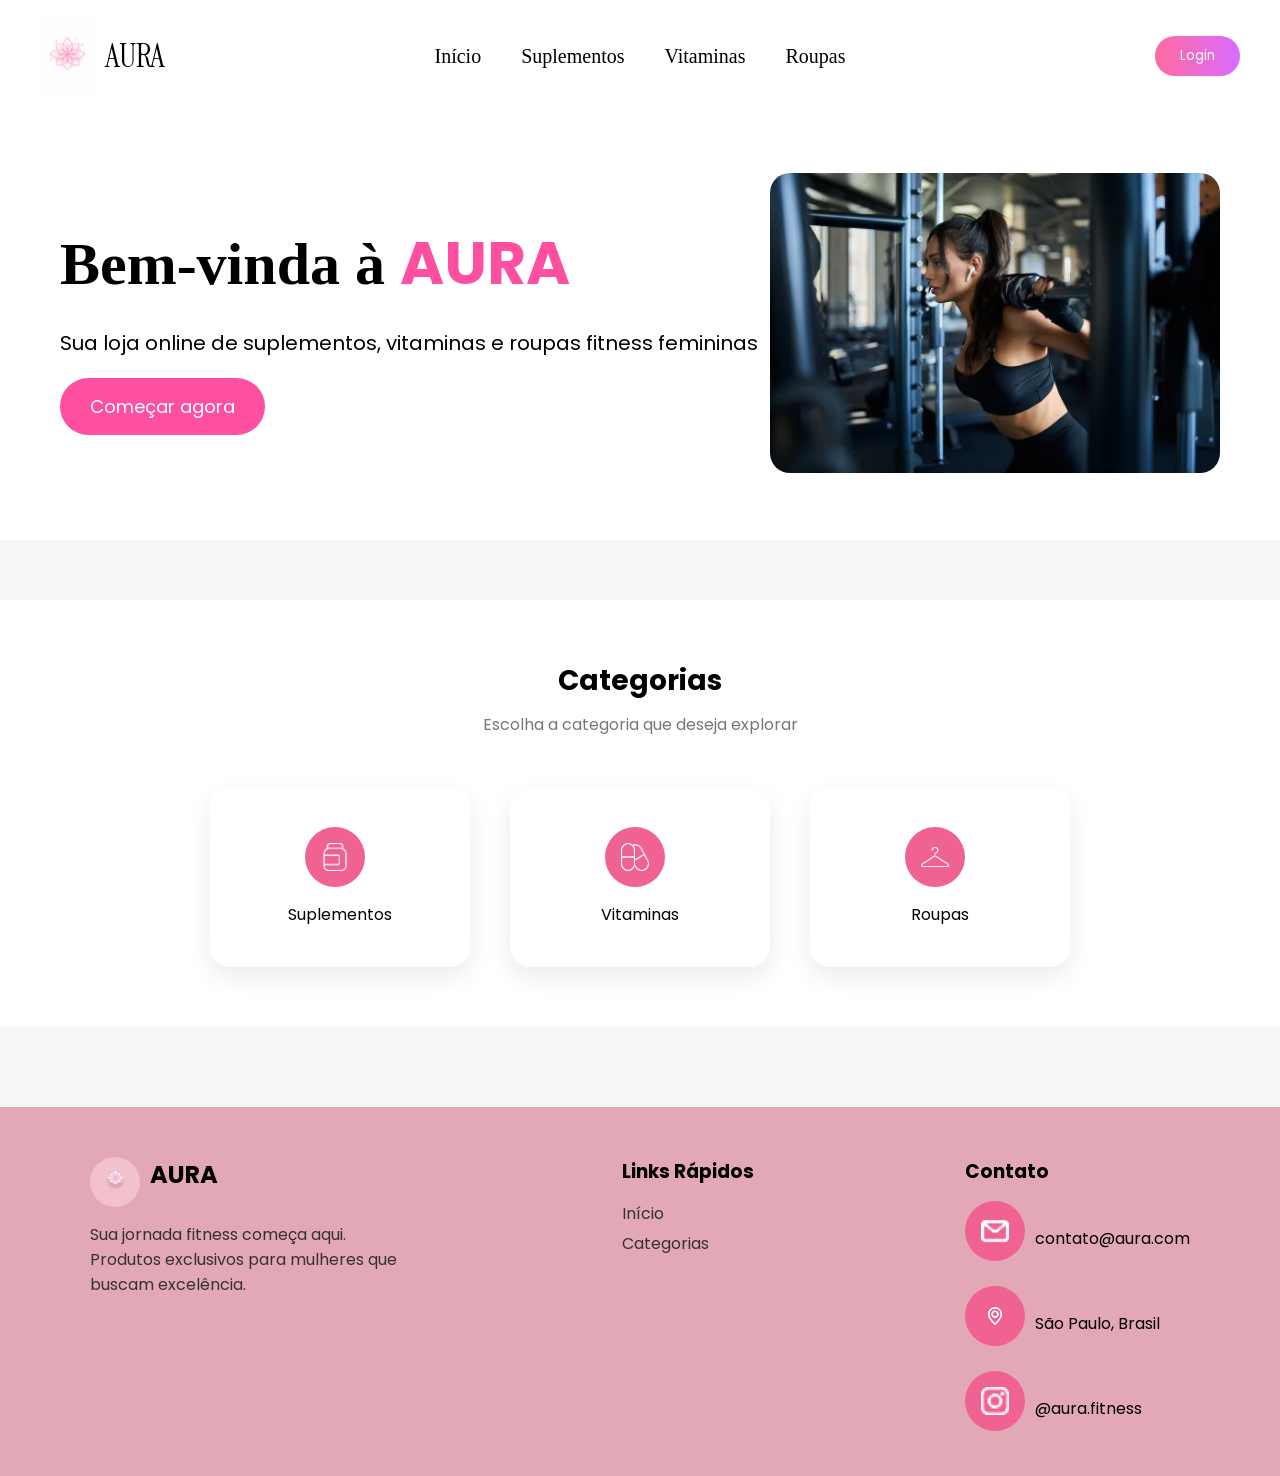
<file: index.html>
<!DOCTYPE html>
<html lang="pt-br">
<head>
<meta charset="UTF-8">
<meta name="viewport" content="width=device-width, initial-scale=1.0">
<title>AURA</title>
<link rel="stylesheet" href="./styles/styles.css">
</head>
<body>

<header>
    <div class="logo">
        <div class="logocomeço">
            <img src="./image/logoAura.png" alt="Logo Aura" class="logoAura">
            <h1 class="logo">AURA</h1>
                <nav>
                    <a href="#">Início  </a>
                    <a href="#">Suplementos  </a>
                    <a href="#">Vitaminas  </a>
                    <a href="#">Roupas  </a>
                </nav>
        </div>
    </div>

    <button class="login">Login</button>
</header>

<section class="hero">
    <div class="texto">
    <h2>Bem-vinda à <span>AURA</span></h2>
    <p>Sua loja online de suplementos, vitaminas e roupas fitness femininas</p>
    <button>Começar agora</button>
</div>

<div class="imagem">
    <img src="./image/image.png" alt="Mulher">
    </div>
</section>

<section class="categorias">
    <h2>Categorias</h2>
    <p>Escolha a categoria que deseja explorar</p>
  
    <div class="cards">
  
      <div class="card">
        <div class="icon-circle">
          <img src="./image/suplementos.png" alt="">
        </div>
        <span>Suplementos</span>
      </div>
  
      <div class="card">
        <div class="icon-circle">
          <img src="./image/image 8.png" alt="">
        </div>
        <span>Vitaminas</span>
      </div>
  
      <div class="card">
        <div class="icon-circle">
          <img src="./image/cabide 1.png" alt="">
        </div>
        <span>Roupas</span>
      </div>
  
    </div>
  </section>
<footer class="footer">
    <div class="footer-container">
  
  
      <div class="footer-left">
        <div class="logo-box">
          <div class="logo-circle">
            <img src="./image/n1 1.png" alt="logo">
          </div>
          <h2>AURA</h2>
        </div>
  
        <p>
          Sua jornada fitness começa aqui. Produtos exclusivos 
          para mulheres que buscam excelência.
        </p>
      </div>
  
      <div class="footer-links">
        <h3>Links Rápidos</h3>
        <a href="#">Início</a>
        <a href="#">Categorias</a>
      </div>
  
     
      <div class="footer-contact">
        <h3>Contato</h3>
  
        <div class="contact-item">
          <div class="icon-circle">
            <img src="./image/o-email 1.png">
          </div>
          <span>contato@aura.com</span>
        </div>
  
        <div class="contact-item">
          <div class="icon-circle">
            <img src="./image/localizacao (1) 2.png">
          </div>
          <span>São Paulo, Brasil</span>
        </div>
  
        <div class="contact-item">
          <div class="icon-circle">
            <img src="./image/logotipo-do-instagram 1.png">
          </div>
          <span>@aura.fitness</span>
        </div>
  
      </div>
  
    </div>
  </footer>
    </div>
  </footer>
</body>
</html>
</file>
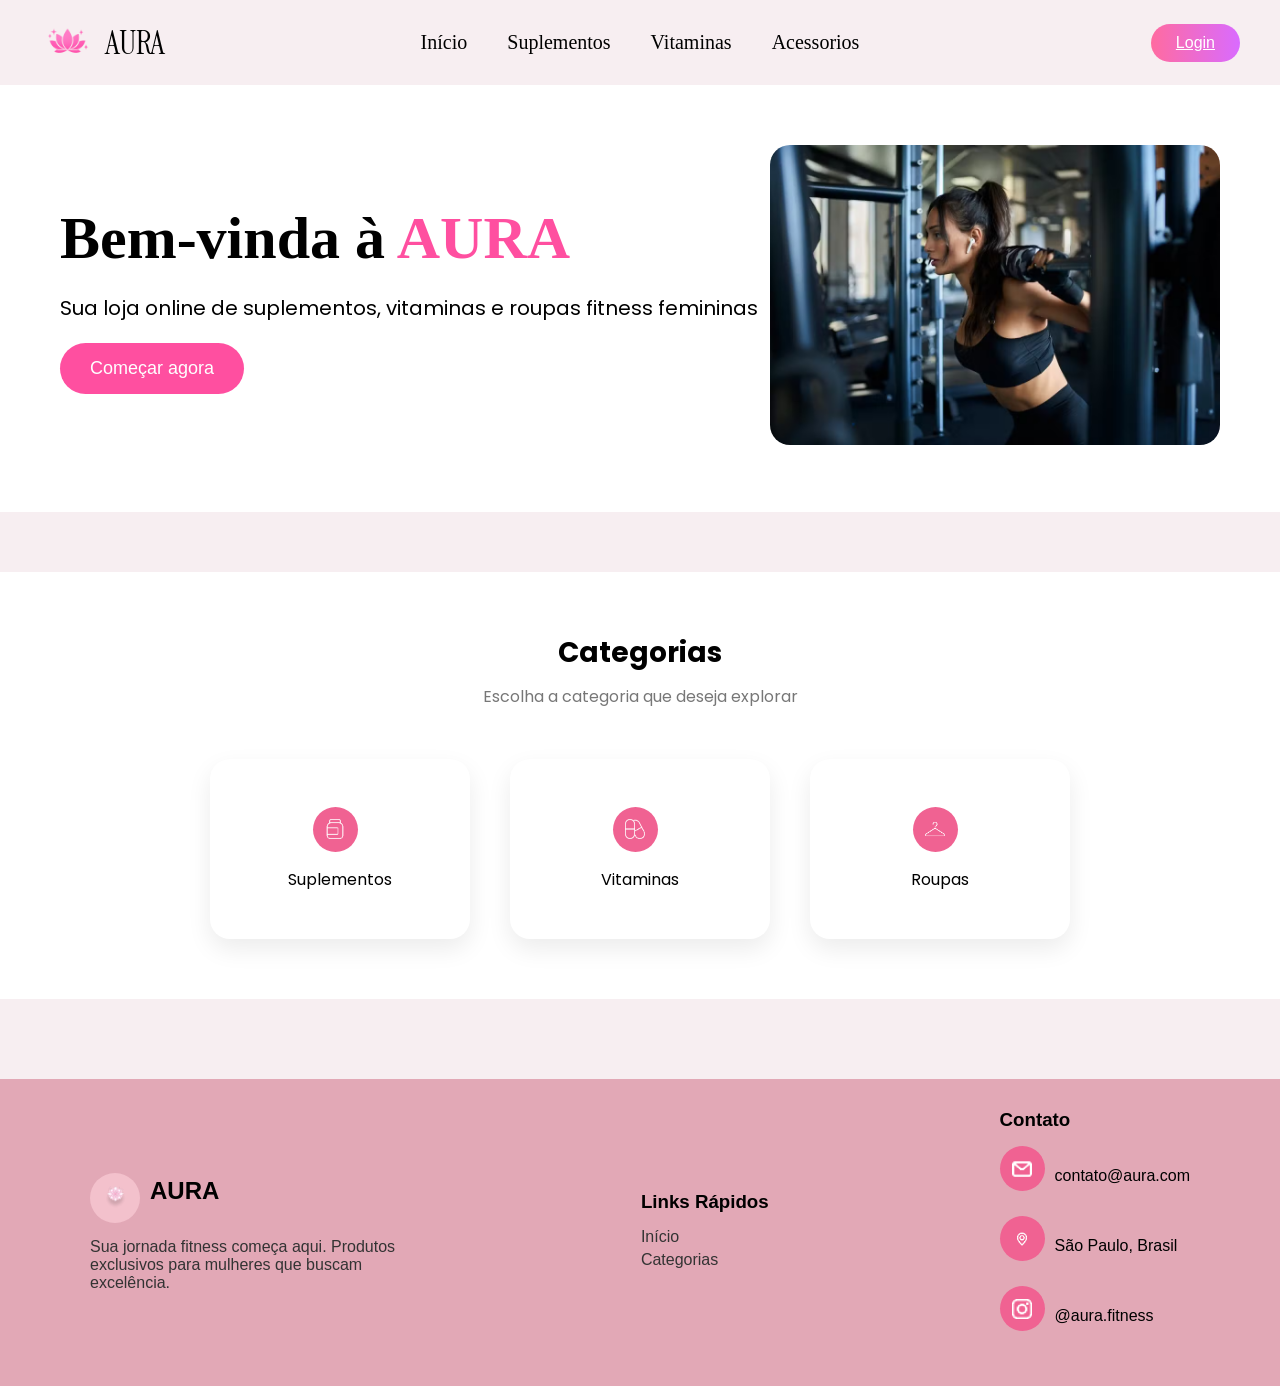
<file: aura/index.html>
<!DOCTYPE html>
<html lang="pt-br">
<head>
<meta charset="UTF-8">
<meta name="viewport" content="width=device-width, initial-scale=1.0">
<title>AURA</title>
<link rel="stylesheet" href="./styles/styles.css">
</head>
<body>

<header>
    <div class="logo">
        <div class="logocomeço">
            <img src="./image/logoAura.png" alt="Logo Aura" class="logoAura">
            <h1 class="logo">AURA</h1>
                <nav>
                    <a href="#">Início  </a>
                    <a href="#">Suplementos  </a>
                    <a href="#">Vitaminas  </a>
                    <a href="#">Acessorios  </a>
                </nav>
        </div>
    </div>

     <a href="./login.html" class="login">Login</a>
</header>

<section class="hero">
    <div class="texto">
    <h2>Bem-vinda à <span>AURA</span></h2>
    <p>Sua loja online de suplementos, vitaminas e roupas fitness femininas</p>
    <button>Começar agora</button>
</div>

<div class="imagem">
    <img src="./image/image.png" alt="Mulher">
    </div>
</section>

<section class="categorias">
    <h2>Categorias</h2>
    <p>Escolha a categoria que deseja explorar</p>
  
    <div class="cards">
  
      <div class="card">
        <div class="icon-circle">
          <img src="./image/suplementos.png" alt="">
        </div>
        <span>Suplementos</span>
      </div>
  
      <div class="card">
        <div class="icon-circle">
          <img src="./image/image 8.png" alt="">
        </div>
        <span>Vitaminas</span>
      </div>
  
      <div class="card">
        <div class="icon-circle">
          <img src="./image/cabide 1.png" alt="">
        </div>
        <span>Roupas</span>
      </div>
  
    </div>
  </section>
<footer class="footer">
    <div class="footer-container">
  
  
      <div class="footer-left">
        <div class="logo-box">
          <div class="logo-circle">
            <img src="./image/n1 1.png" alt="logo">
          </div>
          <h2>AURA</h2>
        </div>
  
        <p>
          Sua jornada fitness começa aqui. Produtos exclusivos 
          para mulheres que buscam excelência.
        </p>
      </div>
  
      <div class="footer-links">
        <h3>Links Rápidos</h3>
        <a href="#">Início</a>
        <a href="#">Categorias</a>
      </div>
  
     
      <div class="footer-contact">
        <h3>Contato</h3>
  
        <div class="contact-item">
          <div class="icon-circle">
            <img src="./image/o-email 1.png">
          </div>
          <span>contato@aura.com</span>
        </div>
  
        <div class="contact-item">
          <div class="icon-circle">
            <img src="./image/localizacao (1) 2.png">
          </div>
          <span>São Paulo, Brasil</span>
        </div>
  
        <div class="contact-item">
          <div class="icon-circle">
            <img src="./image/logotipo-do-instagram 1.png">
          </div>
          <span>@aura.fitness</span>
        </div>
  
      </div>
  
    </div>
  </footer>
    </div>
  </footer>
</body>
</html>
</file>
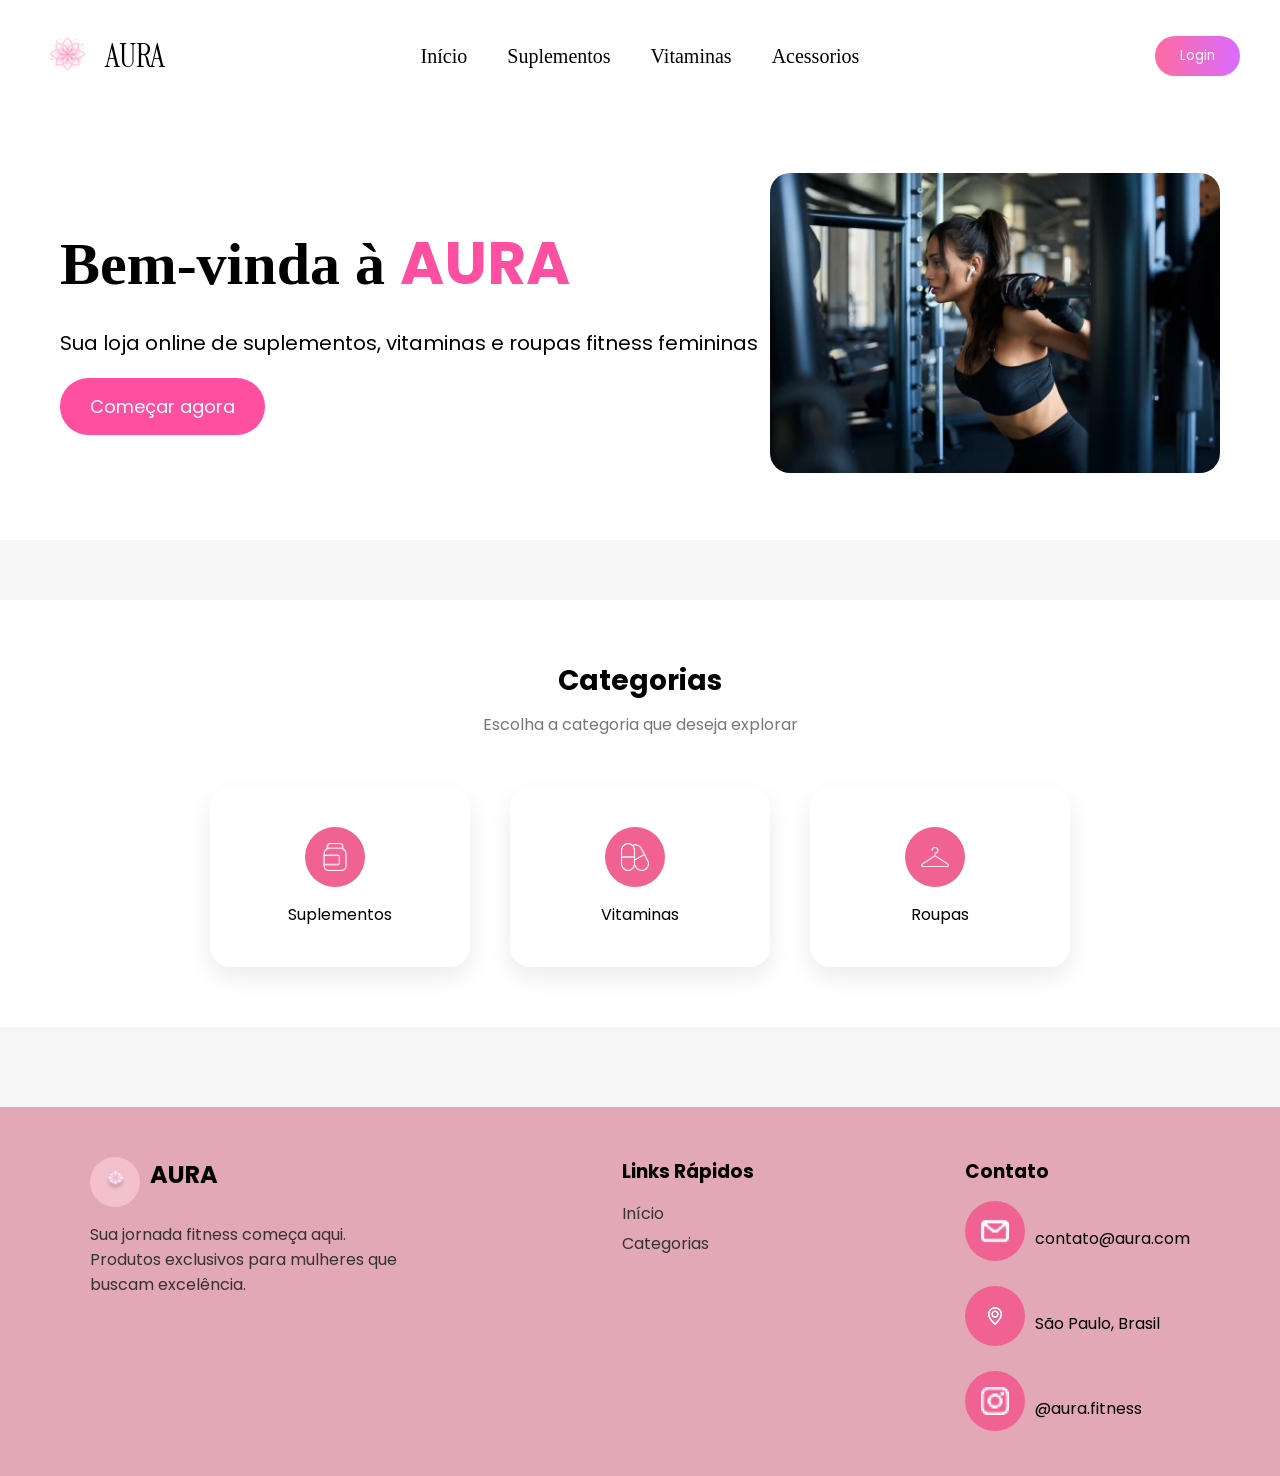
<file: index (2).html>
<!DOCTYPE html>
<html lang="pt-br">
<head>
<meta charset="UTF-8">
<meta name="viewport" content="width=device-width, initial-scale=1.0">
<title>AURA</title>
<link rel="stylesheet" href="./styles/styles.css">
</head>
<body>

<header>
    <div class="logo">
        <div class="logocomeço">
            <img src="./image/logoAura.png" alt="Logo Aura" class="logoAura">
            <h1 class="logo">AURA</h1>
                <nav>
                    <a href="#">Início  </a>
                    <a href="#">Suplementos  </a>
                    <a href="#">Vitaminas  </a>
                    <a href="#">Acessorios  </a>
                </nav>
        </div>
    </div>

    <button class="login">Login</button>
</header>

<section class="hero">
    <div class="texto">
    <h2>Bem-vinda à <span>AURA</span></h2>
    <p>Sua loja online de suplementos, vitaminas e roupas fitness femininas</p>
    <button>Começar agora</button>
</div>

<div class="imagem">
    <img src="./image/image.png" alt="Mulher">
    </div>
</section>

<section class="categorias">
    <h2>Categorias</h2>
    <p>Escolha a categoria que deseja explorar</p>
  
    <div class="cards">
  
      <div class="card">
        <div class="icon-circle">
          <img src="./image/suplementos.png" alt="">
        </div>
        <span>Suplementos</span>
      </div>
  
      <div class="card">
        <div class="icon-circle">
          <img src="./image/image 8.png" alt="">
        </div>
        <span>Vitaminas</span>
      </div>
  
      <div class="card">
        <div class="icon-circle">
          <img src="./image/cabide 1.png" alt="">
        </div>
        <span>Roupas</span>
      </div>
  
    </div>
  </section>
<footer class="footer">
    <div class="footer-container">
  
  
      <div class="footer-left">
        <div class="logo-box">
          <div class="logo-circle">
            <img src="./image/n1 1.png" alt="logo">
          </div>
          <h2>AURA</h2>
        </div>
  
        <p>
          Sua jornada fitness começa aqui. Produtos exclusivos 
          para mulheres que buscam excelência.
        </p>
      </div>
  
      <div class="footer-links">
        <h3>Links Rápidos</h3>
        <a href="#">Início</a>
        <a href="#">Categorias</a>
      </div>
  
     
      <div class="footer-contact">
        <h3>Contato</h3>
  
        <div class="contact-item">
          <div class="icon-circle">
            <img src="./image/o-email 1.png">
          </div>
          <span>contato@aura.com</span>
        </div>
  
        <div class="contact-item">
          <div class="icon-circle">
            <img src="./image/localizacao (1) 2.png">
          </div>
          <span>São Paulo, Brasil</span>
        </div>
  
        <div class="contact-item">
          <div class="icon-circle">
            <img src="./image/logotipo-do-instagram 1.png">
          </div>
          <span>@aura.fitness</span>
        </div>
  
      </div>
  
    </div>
  </footer>
    </div>
  </footer>
</body>
</html>
</file>
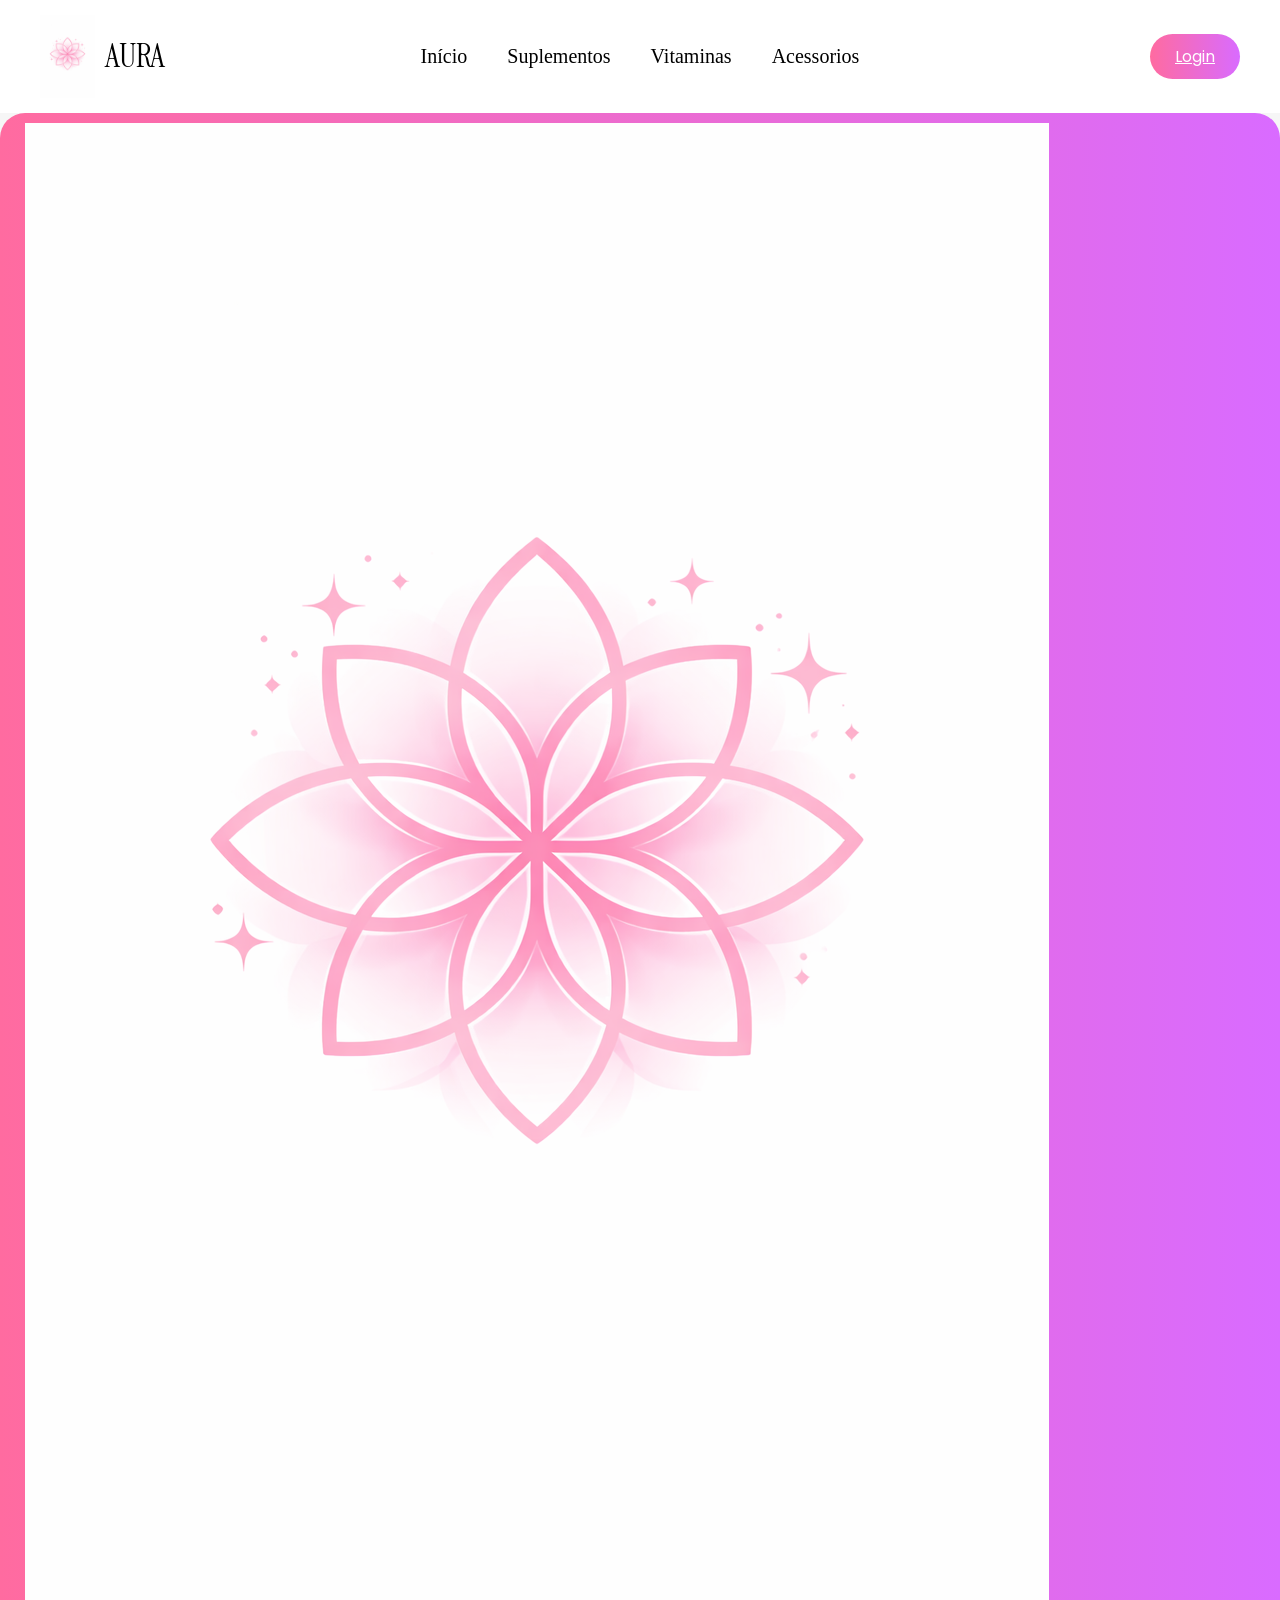
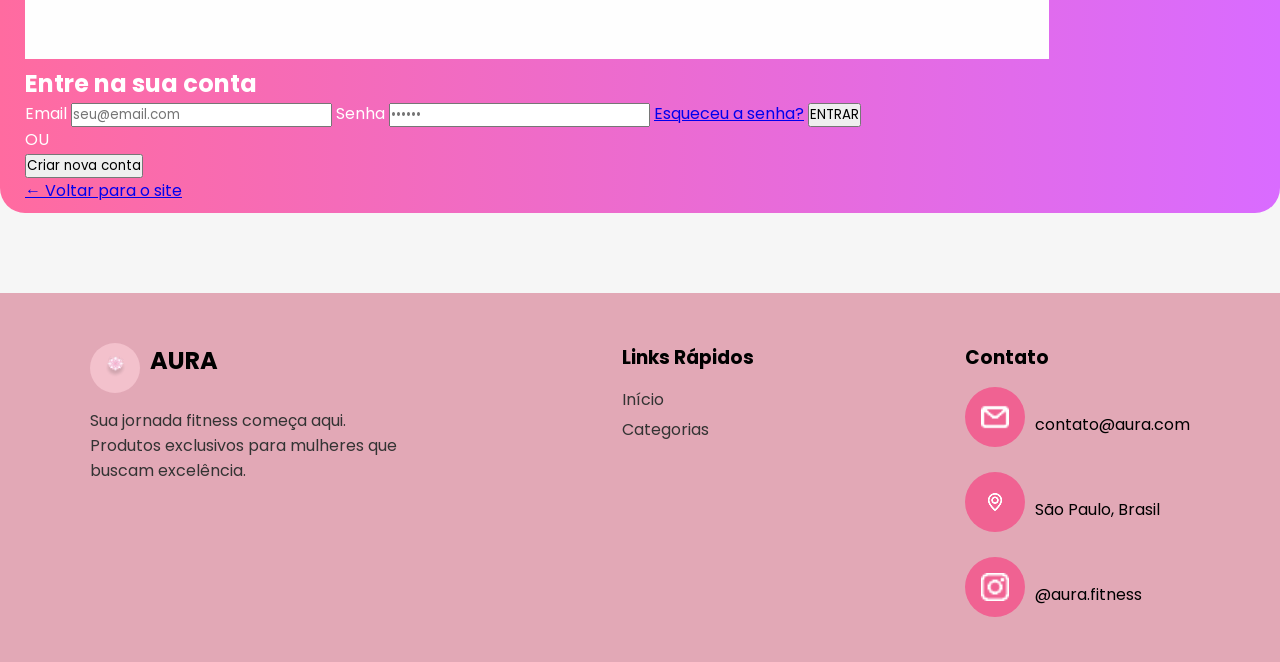
<file: login.html>
<!DOCTYPE html>
<html lang="pt-br">
<head>
    <meta charset="UTF-8">
    <meta name="viewport" content="width=device-width, initial-scale=1.0">
    <title>AURA</title>
    <link rel="stylesheet" href="./styles/styles.css">
</head>
<body>

<header>
    <div class="logo">
        <div class="logocomeço">
            <img src="./image/logoAura.png" alt="Logo Aura" class="logoAura">
            <h1 class="logo">AURA</h1>

            <nav>
                <a href="./index.html">Início</a>
                <a href="#">Suplementos</a>
                <a href="#">Vitaminas</a>
                <a href="#">Acessorios</a>
            </nav>
        </div>
    </div>

    <a href="./login.html" class="login">Login</a>
</header>

<section class="login">
    <div class="caixa-login">
        <img src="./image/logoAura.png" class="logo-login">

        <h2>Entre na sua conta</h2>

        <form class="formulario">
            <label>Email</label>
            <input type="email" placeholder="seu@email.com">

            <label>Senha</label>
            <input type="password" placeholder="••••••">

            <a href="#" class="esqueceu">Esqueceu a senha?</a>

            <button type="submit" class="entrar">ENTRAR</button>

            <div class="ou">OU</div>

            <button type="button" class="criar">Criar nova conta</button>
        </form>

        <a href="index.html" class="voltar">← Voltar para o site</a>
    </div>
</section>

<footer class="footer">
    <div class="footer-container">

        <div class="footer-left">
            <div class="logo-box">
                <div class="logo-circle">
                    <img src="./image/n1 1.png" alt="logo">
                </div>
                <h2>AURA</h2>
            </div>

            <p>
                Sua jornada fitness começa aqui. Produtos exclusivos para mulheres que buscam excelência.
            </p>
        </div>

        <div class="footer-links">
            <h3>Links Rápidos</h3>
            <a href="#">Início</a>
            <a href="#">Categorias</a>
        </div>

        <div class="footer-contact">
            <h3>Contato</h3>

            <div class="contact-item">
                <div class="icon-circle">
                    <img src="./image/o-email 1.png">
                </div>
                <span>contato@aura.com</span>
            </div>

            <div class="contact-item">
                <div class="icon-circle">
                    <img src="./image/localizacao (1) 2.png">
                </div>
                <span>São Paulo, Brasil</span>
            </div>

            <div class="contact-item">
                <div class="icon-circle">
                    <img src="./image/logotipo-do-instagram 1.png">
                </div>
                <span>@aura.fitness</span>
            </div>
        </div>

    </div>
</footer>

</body>
</html>
</file>
<file: styles/styles.css>
@import url('https://fonts.googleapis.com/css2?family=Instrument+Serif:ital@0;1&family=Playfair+Display:ital,wght@0,400..900;1,400..900&display=swap');
@import url('https://fonts.googleapis.com/css2?family=Inria+Serif:ital,wght@0,300;0,400;0,700;1,300;1,400;1,700&family=Instrument+Serif:ital@0;1&family=Playfair+Display:ital,wght@0,400..900;1,400..900&display=swap');
@import url('https://fonts.googleapis.com/css2?family=Inria+Serif:ital,wght@0,300;0,400;0,700;1,300;1,400;1,700&family=Instrument+Serif:ital@0;1&family=Playfair+Display:ital,wght@0,400..900;1,400..900&family=Poppins:ital,wght@0,100;0,200;0,300;0,400;0,500;0,600;0,700;0,800;0,900;1,100;1,200;1,300;1,400;1,500;1,600;1,700;1,800;1,900&display=swap');

*{
  margin: 0;
  padding: 0;
  box-sizing: border-box;
}

body{
  background-color: #f7eef1;
  font-family: Arial, sans-serif;
}

header{
  display: flex;
  justify-content: space-between;
  align-items: center;
  padding: 15px 40px;
  background-color: #ffffff;
}

.logocomeço{
  display: flex;
  align-items: center;
  gap: 10px;
}

.logoAura{
  width: 55px;
}

.logo{
  font-size: 32px;
  font-weight: 500;
}


nav{
  display: flex;
  gap: 40px;
  position: absolute;
  left: 50%;
  transform: translateX(-50%);

}

nav a{
  text-decoration: none;
  color: black;
  font-size: 20px;
  font-family: 'inria, serif';
}


.login{
  background: linear-gradient(to right, #ff6ba0, #d96bff);
  border: none;
  padding: 10px 25px;
  border-radius: 25px;
  color: white;
}

.hero{
  display: flex;
  justify-content: space-between;
  align-items: center;
  padding: 60px;
}

.texto h2{
  font-size: 60px;
  font-family: 'poppins, serif';
}

.texto span{
  color: #ff4fa0;
}

.texto p{
  margin: 20px 0;
  font-size: 20px;
}

.texto button{
  background-color: #ff4fa0;
  border: none;
  padding: 15px 30px;
  border-radius: 30px;
  color: #ffffff;
  font-size: 18px;
}

.imagem img{
  width: 450px;
  border-radius: 20px;
}

.categorias{
  text-align: center;
  margin-top: 60px;
}

h1{
  font-family: 'Instrument Serif';
}
----------------
.footer {
  background: #f8c6d8;
  padding: 50px 20px;

}

.footer-container {
  display: flex;
  justify-content: space-between;
  max-width: 1200px;
  margin: auto;
  gap: 40px;
}

/* ESQUERDA */
.footer-left {
  max-width: 300px;
}

.logo-box {
  display: flex;
  align-items: center;
  gap: 10px;
  margin-bottom: 15px;
}

.logo-circle {
  width: 50px;
  height: 50px;
  background: #f3c1cc;
  border-radius: 50%;
  display: flex;
  align-items: center;
  justify-content: center;
}

.logo-circle img {
  width: 25px;
}

/* LINKS */
.footer-links {
  display: flex;
  flex-direction: column;
}

.footer-links h3 {
  margin-bottom: 10px;
}

.footer-links a {
  text-decoration: none;
  color: #333;
  margin-bottom: 5px;
}

/* CONTATO */
.footer-contact h3 {
  margin-bottom: 10px;
}

.contact-item {
  display: flex;
  align-items: center;
  margin-bottom: 10px;
}

.icon-circle {
  width: 35px;
  height: 35px;
  background: #f06292;
  border-radius: 50%;
  display: flex;
  align-items: center;
  justify-content: center;
  margin-right: 10px;
}

.icon-circle img {
  width: 18px;
  filter: brightness(0) invert(1);
}
---------------------
.categorias {
  text-align: center;
  padding: 60px 20px;
  background: #f5f5f5;
}

.categorias h2 {
  font-size: 28px;
  margin-bottom: 10px;
}

.categorias p {
  color: #777;
  margin-bottom: 40px;
}

/* CARDS */
.cards {
  display: flex;
  justify-content: center;
  gap: 40px;
}

.card {
  background: #fff;
  width: 250px;
  height: 160px;
  border-radius: 15px;
  display: flex;
  flex-direction: column;
  align-items: center;
  justify-content: center;
  box-shadow: 0 5px 15px rgba(0,0,0,0.1);
}

/* CÍRCULO ROSA */
.icon-circle {
  width: 60px;
  height: 60px;
  background: #f06292;
  border-radius: 50%;
  display: flex;
  align-items: center;
  justify-content: center;
  margin-bottom: 15px;
}

.icon-circle img {
  width: 28px;
  filter: brightness(0) invert(1);
}

.card span {
  font-size: 16px;
}

section{
  background-color: #ffffff;
}
* {
  margin: 0;
  padding: 0;
  box-sizing: border-box;
  font-family: 'Poppins', sans-serif;
}

body {
  background: #f6f6f6;
}

/* TÍTULO */
.categorias {
  text-align: center;
  padding: 60px 20px;
}

.categorias h1 {
  font-size: 36px;
  margin-bottom: 10px;
}

.categorias p {
  color: #777;
  margin-bottom: 50px;
}

/* CARDS */
.cards {
  display: flex;
  justify-content: center;
  gap: 40px;
  flex-wrap: wrap;
}

.card {
  background: #fff;
  width: 260px;
  height: 180px;
  border-radius: 20px;
  box-shadow: 0 10px 25px rgba(0,0,0,0.08);
  display: flex;
  flex-direction: column;
  justify-content: center;
  align-items: center;
  transition: 0.3s;
}

.card:hover {
  transform: translateY(-5px);
}

.icon {
  background: #e85d8e;
  width: 70px;
  height: 70px;
  border-radius: 50%;
  display: flex;
  align-items: center;
  justify-content: center;
  color: white;
  font-size: 28px;
  margin-bottom: 15px;
}

/* FOOTER */
footer {
  background: #e2a8b6;
  margin-top: 80px;
  padding: 50px 20px 20px;
}

.footer-container {
  max-width: 1100px;
  margin: auto;
  display: flex;
  justify-content: space-between;
  gap: 40px;
}

.footer-left {
  max-width: 320px;
}

.footer-left h2 {
  font-size: 24px;
  margin-bottom: 15px;
}

.footer-left p {
  color: #333;
}

.footer-links h3,
.footer-contact h3 {
  margin-bottom: 15px;
}

.footer-links p,
.footer-contact p {
  margin-bottom: 10px;
  color: #333;
}

/* LINHA FINAL */
.footer-bottom {
  text-align: center;
  margin-top: 40px;
  padding-top: 20px;
  border-top: 2px solid #d98fa3;
  font-size: 14px;
}
</file>
<file: aura/styles/styles.css>
@import url('https://fonts.googleapis.com/css2?family=Instrument+Serif:ital@0;1&family=Playfair+Display:ital,wght@0,400..900;1,400..900&display=swap');
@import url('https://fonts.googleapis.com/css2?family=Inria+Serif:ital,wght@0,300;0,400;0,700;1,300;1,400;1,700&family=Instrument+Serif:ital@0;1&family=Playfair+Display:ital,wght@0,400..900;1,400..900&display=swap');
@import url('https://fonts.googleapis.com/css2?family=Inria+Serif:ital,wght@0,300;0,400;0,700;1,300;1,400;1,700&family=Instrument+Serif:ital@0;1&family=Playfair+Display:ital,wght@0,400..900;1,400..900&family=Poppins:ital,wght@0,100;0,200;0,300;0,400;0,500;0,600;0,700;0,800;0,900;1,100;1,200;1,300;1,400;1,500;1,600;1,700;1,800;1,900&display=swap');

*{
  margin: 0;
  padding: 0;
  box-sizing: border-box;
}

body{
  background-color: #f7eef1;
  font-family: Arial, sans-serif;
}

header{
  display: flex;
  justify-content: space-between;
  align-items: center;
  padding: 15px 40px;
  background-color: #ffffff;
}

.logocomeço{
  display: flex;
  align-items: center;
  gap: 10px;
}

.logoAura{
  width: 55px;
}

.logo{
  font-size: 32px;
  font-weight: 500;
}


nav{
  display: flex;
  gap: 40px;
  position: absolute;
  left: 50%;
  transform: translateX(-50%);

}

nav a{
  text-decoration: none;
  color: black;
  font-size: 20px;
  font-family: 'inria, serif';
}


.login{
  background: linear-gradient(to right, #ff6ba0, #d96bff);
  border: none;
  padding: 10px 25px;
  border-radius: 25px;
  color: white;
}

.hero{
  display: flex;
  justify-content: space-between;
  align-items: center;
  padding: 60px;
}

.texto h2{
  font-size: 60px;
  font-family: 'poppins, serif';
}

.texto span{
  color: #ff4fa0;
}

.texto p{
  margin: 20px 0;
  font-size: 20px;
}

.texto button{
  background-color: #ff4fa0;
  border: none;
  padding: 15px 30px;
  border-radius: 30px;
  color: #ffffff;
  font-size: 18px;
}

.imagem img{
  width: 450px;
  border-radius: 20px;
}

.categorias{
  text-align: center;
  margin-top: 60px;
}

h1{
  font-family: 'Instrument Serif';
}
----------------
.footer {
  background: #f8c6d8;
  padding: 50px 20px;

}

.footer-container {
  display: flex;
  justify-content: space-between;
  max-width: 1200px;
  margin: auto;
  gap: 40px;
}

/* ESQUERDA */
.footer-left {
  max-width: 300px;
}

.logo-box {
  display: flex;
  align-items: center;
  gap: 10px;
  margin-bottom: 15px;
}

.logo-circle {
  width: 50px;
  height: 50px;
  background: #f3c1cc;
  border-radius: 50%;
  display: flex;
  align-items: center;
  justify-content: center;
}

.logo-circle img {
  width: 25px;
}

/* LINKS */
.footer-links {
  display: flex;
  flex-direction: column;
}

.footer-links h3 {
  margin-bottom: 10px;
}

.footer-links a {
  text-decoration: none;
  color: #333;
  margin-bottom: 5px;
}

/* CONTATO */
.footer-contact h3 {
  margin-bottom: 10px;
}

.contact-item {
  display: flex;
  align-items: center;
  margin-bottom: 10px;
}

.icon-circle {
  width: 35px;
  height: 35px;
  background: #f06292;
  border-radius: 50%;
  display: flex;
  align-items: center;
  justify-content: center;
  margin-right: 10px;
}

.icon-circle img {
  width: 18px;
  filter: brightness(0) invert(1);
}
---------------------
.categorias {
  text-align: center;
  padding: 60px 20px;
  background: #f5f5f5;
}

.categorias h2 {
  font-size: 28px;
  margin-bottom: 10px;
}

.categorias p {
  color: #777;
  margin-bottom: 40px;
}

/* CARDS */
.cards {
  display: flex;
  justify-content: center;
  gap: 40px;
}

.card {
  background: #fff;
  width: 250px;
  height: 160px;
  border-radius: 15px;
  display: flex;
  flex-direction: column;
  align-items: center;
  justify-content: center;
  box-shadow: 0 5px 15px rgba(0,0,0,0.1);
}

/* CÍRCULO ROSA */
.icon-circle {
  width: 60px;
  height: 60px;
  background: #f06292;
  border-radius: 50%;
  display: flex;
  align-items: center;
  justify-content: center;
  margin-bottom: 15px;
}

.icon-circle img {
  width: 28px;
  filter: brightness(0) invert(1);
}

.card span {
  font-size: 16px;
}

section{
  background-color: #ffffff;
  margin: 0;
  padding: 0;
  box-sizing: border-box;
  font-family: 'Poppins', sans-serif;
}

body {
  background: #f6f6f6;
}

/* TÍTULO */
.categorias {
  text-align: center;
  padding: 60px 20px;
}

.categorias h1 {
  font-size: 36px;
  margin-bottom: 10px;
}

.categorias p {
  color: #777;
  margin-bottom: 50px;
}

/* CARDS */
.cards {
  display: flex;
  justify-content: center;
  gap: 40px;
  flex-wrap: wrap;
}

.card {
  background: #fff;
  width: 260px;
  height: 180px;
  border-radius: 20px;
  box-shadow: 0 10px 25px rgba(0,0,0,0.08);
  display: flex;
  flex-direction: column;
  justify-content: center;
  align-items: center;
  transition: 0.3s;
}

.card:hover {
  transform: translateY(-5px);
}

.icon-circle {
  width: 45px;
  height: 45px;
  background: #f06292;
  border-radius: 50%;
  display: flex;
  align-items: center;
  justify-content: center;
}

.icon-circle img {
  width: 20px; 
  height: 20px;
}

/* FOOTER */
footer {
  background: #e2a8b6;
  margin-top: 80px;
  padding: 30px 20px;
}


.footer-container {
  max-width: 1100px;
  margin: auto;
  display: flex;
  justify-content: space-between;
  align-items: center; 
  gap: 40px;
}

.footer-left {
  max-width: 320px;
}

.footer-left h2 {
  font-size: 24px;
  margin-bottom: 15px;
}

.footer-left p {
  color: #333;
}

.footer-links h3,
.footer-contact h3 {
  margin-bottom: 15px;
}

.footer-links p,
.footer-contact p {
  margin-bottom: 10px;
  color: #333;
}

/* LINHA FINAL */
.footer-bottom {
  text-align: center;
  margin-top: 40px;
  padding-top: 20px;
  border-top: 2px solid #d98fa3;
  font-size: 14px;
}


 





/* LOGIN */

body {
  background: #F7EEF1;
}

header {
  background: transparent;
}


section.login {
  display: flex;
  justify-content: center;
  align-items: center;
  height: 85vh;
  background: #F7EEF1;
  padding-top: 20px;
}

.caixa-login {
  background: #ffffff;
  padding: 25px 20px 20px;
  width: 370px;
  border-radius: 20px;
  text-align: center;
  box-shadow: 0 8px 20px rgba(0,0,0,0.10);
  transform: translateY(-20px);
}

.logo-login {
  width: 55px;
  margin-bottom: 5px;
}

.caixa-login h2 {
  font-size: 20px;
  margin-bottom: 10px;
}

.formulario label {
  display: block;
  text-align: left;
  font-size: 14px;
  margin-top: 5px;
}

.formulario input {
  width: 100%;
  padding: 10px;
  margin-top: 2px;
  border-radius: 10px;
  border: 1px solid #ff4fa0;
  outline: none;
}

.formulario input:focus {
  border-color: #E63E8C;
}

.esqueceu {
  display: block;
  text-align: right;
  font-size: 12px;
  color: #ff4fa0;
  margin: 5px 0 10px;
  text-decoration: none;
}

.entrar {
  width: 100%;
  padding: 12px;
  background: linear-gradient(to right, #ff6ba0, #d96bff);
  color: white;
  border: none;
  border-radius: 10px;
  cursor: pointer;
  margin-bottom: 10px;
}

.entrar:hover {
  opacity: 0.9;
}

.ou {
  margin: 5px 0;
  font-size: 12px;
  color: #777;
}

.criar {
  width: 100%;
  padding: 12px;
  background: transparent;
  border: 2px solid #ff4fa0;
  border-radius: 10px;
  cursor: pointer;
}

.criar:hover {
  background: #fff0f6;
}

.voltar {
  display: block;
  margin-top: 10px;
  font-size: 13px;
  color: #ff4fa0;
  text-decoration: none;
}
</file>
